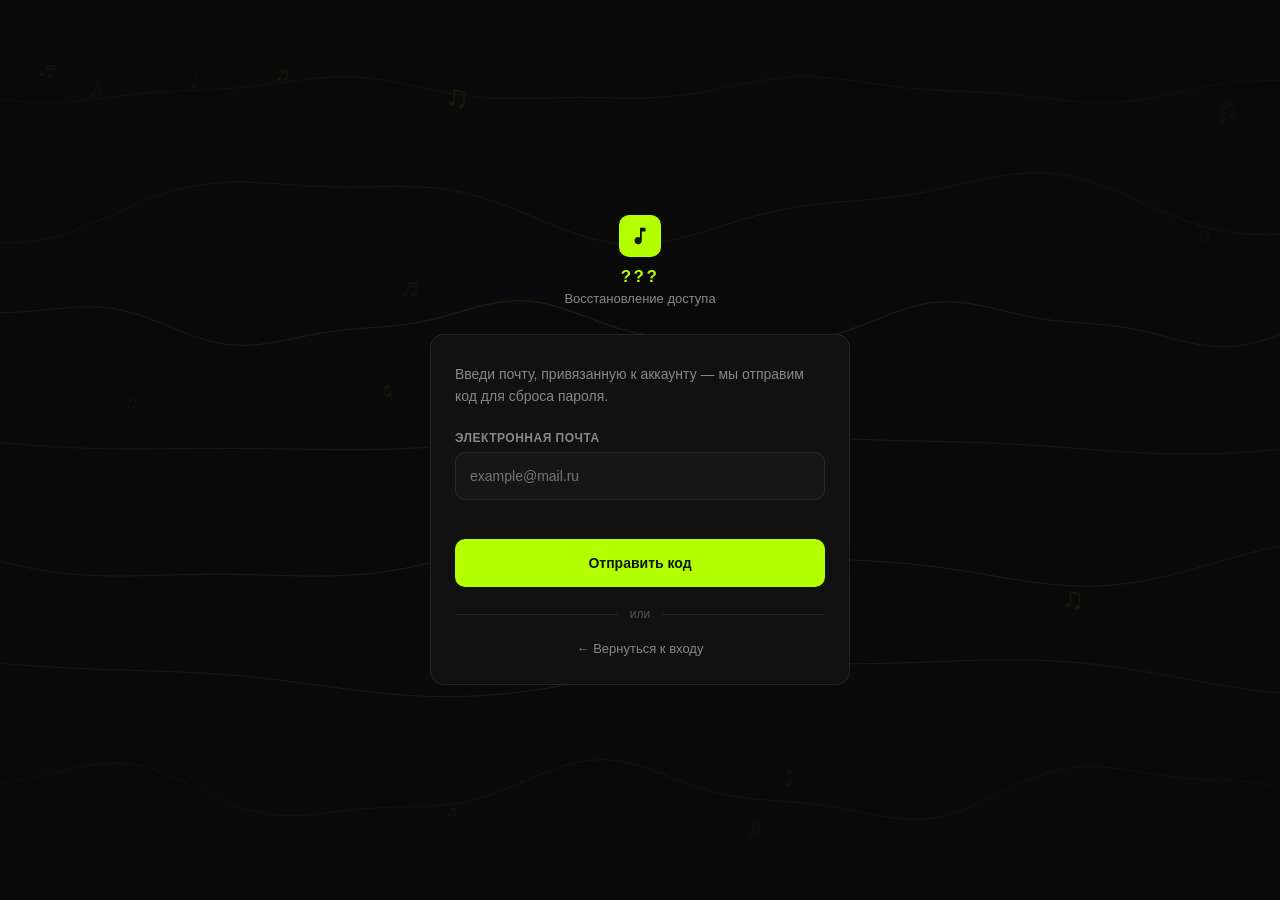
<file: static/forgot.html>
<!DOCTYPE html>
<html lang="ru">
<head>
  <meta charset="UTF-8"/>
  <meta name="viewport" content="width=device-width, initial-scale=1.0"/>
  <title>Восстановление пароля</title>
  <style>
    * {
      margin: 0;
      padding: 0;
      box-sizing: border-box;
    }

    body {
      font-family: -apple-system, BlinkMacSystemFont, 'Segoe UI', sans-serif;
      background: #0a0a0a;
      color: #f0f0f0;
      min-height: 100vh;
      display: flex;
      align-items: center;
      justify-content: center;
      padding: 24px 16px;
      position: relative;
      overflow: hidden;
    }

    #bg-canvas {
      position: fixed;
      inset: 0;
      width: 100%;
      height: 100%;
      pointer-events: none;
      z-index: 0;
    }

    body::after {
      content: '';
      position: fixed;
      inset: 0;
      background: radial-gradient(ellipse 60% 70% at 50% 50%, transparent 20%, rgba(10,10,10,.55) 100%);
      pointer-events: none;
      z-index: 0;
    }

    .auth-wrap {
      position: relative;
      z-index: 1;
      width: 100%;
      max-width: 420px;
    }

    .auth-header {
      text-align: center;
      margin-bottom: 28px;
    }

    .logo-mark {
      display: inline-flex;
      align-items: center;
      justify-content: center;
      width: 42px;
      height: 42px;
      background: #b3ff00;
      border-radius: 10px;
      margin: 0 auto;
    }

    .logo-mark svg {
      width: 22px;
      height: 22px;
      fill: #0a1800;
    }

    .auth-header h1 {
      font-size: 17px;
      letter-spacing: 2.5px;
      text-transform: uppercase;
      font-weight: 800;
      margin-top: 10px;
    }

    .logo-text-accent {
      color: #b3ff00;
    }

    .auth-header p {
      font-size: 13px;
      color: #888888;
      margin-top: 4px;
    }

    .card {
      background: #111111;
      border: 1px solid rgba(255,255,255,.08);
      border-radius: 14px;
      padding: 28px 24px;
    }

    .field-label {
      display: block;
      font-size: 12px;
      font-weight: 600;
      color: #888888;
      letter-spacing: .5px;
      text-transform: uppercase;
      margin-bottom: 7px;
    }

    .input {
      width: 100%;
      height: 48px;
      padding: 0 14px;
      background: #161616;
      border: 1.5px solid rgba(255,255,255,.08);
      border-radius: 10px;
      color: #f0f0f0;
      font-size: 14px;
      font-family: inherit;
      outline: none;
      transition: border-color .15s;
    }

    .input:focus {
      border-color: rgba(179,255,0,.6);
      box-shadow: 0 0 0 3px rgba(179,255,0,.12);
    }

    .input.error {
      border-color: #ff4d4d;
      background: rgba(255,77,77,.08);
    }

    .input.valid {
      border-color: rgba(179,255,0,.4);
    }

    .field-msg {
      font-size: 12px;
      margin-top: 5px;
      min-height: 16px;
      display: block;
    }

    .field-msg.err {
      color: #ff4d4d;
    }

    .btn {
      display: inline-flex;
      align-items: center;
      justify-content: center;
      gap: 8px;
      height: 48px;
      padding: 0 24px;
      background: #b3ff00;
      color: #0a1800;
      font-size: 14px;
      font-weight: 700;
      border: none;
      border-radius: 10px;
      cursor: pointer;
      font-family: inherit;
      transition: background .15s, transform .1s;
      width: 100%;
    }

    .btn:hover:not(:disabled) {
      background: #8acc00;
    }

    .btn:disabled {
      background: #222222;
      color: #555555;
      cursor: not-allowed;
    }

    .spinner {
      width: 16px;
      height: 16px;
      border: 2px solid #0a1800;
      border-top-color: transparent;
      border-radius: 50%;
      animation: spin .7s linear infinite;
      display: none;
    }

    @keyframes spin {
      to { transform: rotate(360deg); }
    }

    .divider {
      display: flex;
      align-items: center;
      gap: 12px;
      font-size: 12px;
      color: #555555;
      margin: 20px 0;
    }

    .divider::before,
    .divider::after {
      content: '';
      flex: 1;
      height: 1px;
      background: rgba(255,255,255,.08);
    }

    .toast {
      position: fixed;
      bottom: 28px;
      left: 50%;
      transform: translateX(-50%) translateY(80px);
      background: #1a1a1a;
      border: 1px solid rgba(255,255,255,.08);
      color: #f0f0f0;
      padding: 12px 20px;
      border-radius: 10px;
      font-size: 13px;
      font-weight: 500;
      transition: transform .28s cubic-bezier(.34,1.56,.64,1);
      white-space: nowrap;
      z-index: 1000;
    }

    .toast.show {
      transform: translateX(-50%) translateY(0);
    }

    .toast.success {
      border-color: rgba(179,255,0,.4);
      color: #b3ff00;
    }

    .toast.error {
      border-color: rgba(255,77,77,.4);
      color: #ff4d4d;
    }
  </style>
</head>
<body>

<canvas id="bg-canvas"></canvas>

<div class="auth-wrap">
  <div class="auth-header">
    <div class="logo-mark">
      <svg viewBox="0 0 24 24"><path d="M12 3v10.55A4 4 0 1 0 14 17V7h4V3h-6z"/></svg>
    </div>
    <h1><span class="logo-text-accent">???</span></h1>
    <p>Восстановление доступа</p>
  </div>

  <div class="card">
    <div id="step1">
      <p style="font-size:14px;color:#888888;margin-bottom:24px;line-height:1.6">
        Введи почту, привязанную к аккаунту — мы отправим код для сброса пароля.
      </p>
      <div style="margin-bottom:18px">
        <label class="field-label" for="email">Электронная почта</label>
        <input class="input" type="email" id="email" placeholder="example@mail.ru" autocomplete="email"/>
        <span class="field-msg" id="email-msg"></span>
      </div>
      <button class="btn" id="sendBtn">
        <span class="spinner" id="spin1"></span>
        <span id="btn1-text">Отправить код</span>
      </button>
    </div>

    <div id="step2" style="display:none">
      <p style="font-size:14px;color:#888888;margin-bottom:6px;line-height:1.6">Код отправлен на</p>
      <p style="font-size:14px;font-weight:700;color:#b3ff00;margin-bottom:20px" id="emailShow">—</p>

      <div style="margin-bottom:18px">
        <label class="field-label" for="code">Код подтверждения</label>
        <input class="input" type="text" id="code" placeholder="6-значный код" maxlength="6" inputmode="numeric"/>
        <span class="field-msg" id="code-msg"></span>
      </div>

      <div style="margin-bottom:18px">
        <label class="field-label" for="newpass">Новый пароль</label>
        <div style="position:relative">
          <input class="input" type="password" id="newpass" placeholder="не менее 8 символов" autocomplete="new-password" style="padding-right:44px"/>
          <button type="button" id="togglePass" style="position:absolute;right:12px;top:50%;transform:translateY(-50%);background:none;border:none;cursor:pointer;color:#555555;padding:0;display:flex" aria-label="Показать пароль">
            <svg id="eyeIcon" width="18" height="18" viewBox="0 0 24 24" fill="none" stroke="currentColor" stroke-width="2">
              <path d="M1 12s4-8 11-8 11 8 11 8-4 8-11 8-11-8-11-8z"/>
              <circle cx="12" cy="12" r="3"/>
            </svg>
          </button>
        </div>
        <span class="field-msg" id="pass-msg"></span>
      </div>

      <button class="btn" id="resetBtn">
        <span class="spinner" id="spin2"></span>
        <span id="btn2-text">Сменить пароль</span>
      </button>
    </div>

    <div class="divider">или</div>
    <p style="text-align:center;font-size:13px;color:#888888">
      <a href="login.html" style="color:#888888;text-decoration:none;" onmouseover="this.style.color='#b3ff00'" onmouseout="this.style.color='#888888'">← Вернуться к входу</a>
    </p>
  </div>
</div>

<div class="toast" id="toast"></div>

<script>
  (function() {
    const canvas = document.getElementById('bg-canvas');
    const ctx = canvas.getContext('2d');
    const NOTE_CHARS = ['♪','♫','♩','♬','♭','♮'];
    const notes = [];
    function resize() { canvas.width = window.innerWidth; canvas.height = window.innerHeight; }
    resize();
    window.addEventListener('resize', resize);
    function spawnNote() {
      notes.push({ char: NOTE_CHARS[Math.floor(Math.random()*NOTE_CHARS.length)], x: Math.random()*window.innerWidth, y: window.innerHeight+30, size: 14+Math.random()*26, speed: 0.25+Math.random()*0.55, drift: (Math.random()-0.5)*0.4, rot: (Math.random()-0.5)*0.6, angle: (Math.random()-0.5)*0.5, alpha: 0.06+Math.random()*0.1, life: 0 });
    }
    for(let i=0;i<18;i++){spawnNote();notes[notes.length-1].y=Math.random()*window.innerHeight;}
    const waves=Array.from({length:7},(_,i)=>({yRatio:0.1+i*0.13,amp:10+Math.random()*22,freq:0.006+Math.random()*0.008,speed:0.18+Math.random()*0.35,phase:Math.random()*Math.PI*2,alpha:0.045+Math.random()*0.07,width:0.8+Math.random()*0.4}));
    let spawnTimer=0;
    function draw(ts){
      const W=canvas.width,H=canvas.height,t=ts*0.001;
      ctx.clearRect(0,0,W,H);
      waves.forEach(w=>{ctx.beginPath();const baseY=H*w.yRatio;for(let x=0;x<=W;x+=2){const y=baseY+Math.sin(x*w.freq+t*w.speed+w.phase)*w.amp+Math.sin(x*w.freq*2.3+t*w.speed*1.7)*w.amp*0.3;x===0?ctx.moveTo(x,y):ctx.lineTo(x,y);}ctx.strokeStyle=`rgba(179,255,0,${w.alpha})`;ctx.lineWidth=w.width;ctx.stroke();});
      spawnTimer+=0.016;
      if(spawnTimer>1.8&&notes.length<30){spawnNote();spawnTimer=0;}
      for(let i=notes.length-1;i>=0;i--){const n=notes[i];n.y-=n.speed;n.x+=n.drift;n.angle+=n.rot*0.008;n.life+=0.016;let a=n.alpha;if(n.life<1.5)a*=n.life/1.5;if(n.y<80)a*=Math.max(0,n.y/80);ctx.save();ctx.translate(n.x,n.y);ctx.rotate(n.angle);ctx.font=`${n.size}px serif`;ctx.fillStyle=`rgba(179,255,0,${a})`;ctx.fillText(n.char,0,0);ctx.restore();if(n.y<-40)notes.splice(i,1);}
      requestAnimationFrame(draw);
    }
    requestAnimationFrame(draw);
  })();

  const $ = id => document.getElementById(id);
  function msg(id,text,type){const el=$(id);el.textContent=text;el.className='field-msg'+(type?' '+type:'');}
  function setState(inp,s){inp.classList.remove('error','valid');if(s)inp.classList.add(s);}
  let toastT;
  function toast(text,type=''){clearTimeout(toastT);const el=$('toast');el.textContent=text;el.className='toast show '+type;toastT=setTimeout(()=>el.className='toast',3500);}

  $('sendBtn').addEventListener('click',async()=>{
    const email=$('email').value.trim();
    if(!/^[^\s@]+@[^\s@]+\.[^\s@]+$/.test(email)){setState($('email'),'error');msg('email-msg','Введи корректный адрес почты','err');return;}
    setState($('email'),'valid');msg('email-msg','');
    $('sendBtn').disabled=true;$('spin1').style.display='block';$('btn1-text').textContent='Отправляем...';
    try{
      const res = await fetch('/api/auth/forgot', {
        method: 'POST',
        headers: {'Content-Type': 'application/json'},
        body: JSON.stringify({email})
      });
      const data = await res.json();
      if (!res.ok) throw new Error(data.error || 'Ошибка');
      $('emailShow').textContent=email;
      $('step1').style.display='none';
      $('step2').style.display='block';
      toast('Код отправлен','success');
    }catch(err){toast(err.message,'error');}
    finally{$('sendBtn').disabled=false;$('spin1').style.display='none';$('btn1-text').textContent='Отправить код';}
  });

  $('togglePass').addEventListener('click',()=>{
    const p=$('newpass');const show=p.type==='password';p.type=show?'text':'password';
    $('eyeIcon').innerHTML=show?'<path d="M17.94 17.94A10.07 10.07 0 0 1 12 20c-7 0-11-8-11-8a18.45 18.45 0 0 1 5.06-5.94"/><line x1="1" y1="1" x2="23" y2="23"/>':'<path d="M1 12s4-8 11-8 11 8 11 8-4 8-11 8-11-8-11-8z"/><circle cx="12" cy="12" r="3"/>';
  });

  $('resetBtn').addEventListener('click',async()=>{
    const email = $('emailShow').textContent;
    const code=$('code').value.trim();const pass=$('newpass').value;
    let ok=true;
    if(code.length!==6||isNaN(code)){setState($('code'),'error');msg('code-msg','Введи 6-значный код','err');ok=false;}else{setState($('code'),'valid');msg('code-msg','');}
    if(pass.length<8){setState($('newpass'),'error');msg('pass-msg','Минимум 8 символов','err');ok=false;}else{setState($('newpass'),'valid');msg('pass-msg','');}
    if(!ok)return;
    $('resetBtn').disabled=true;$('spin2').style.display='block';$('btn2-text').textContent='Сохраняем...';
    try{
      const res = await fetch('/api/auth/reset-password', {
        method: 'POST',
        headers: {'Content-Type': 'application/json'},
        body: JSON.stringify({email, code, password: pass})
      });
      const data = await res.json();
      if (!res.ok) throw new Error(data.error || 'Ошибка');
      toast('Пароль успешно изменён','success');
      setTimeout(()=>window.location.href='login.html',1500);
    }catch(err){toast(err.message,'error');}
    finally{$('resetBtn').disabled=false;$('spin2').style.display='none';$('btn2-text').textContent='Сменить пароль';}
  });
</script>
</body>
</html>
</file>
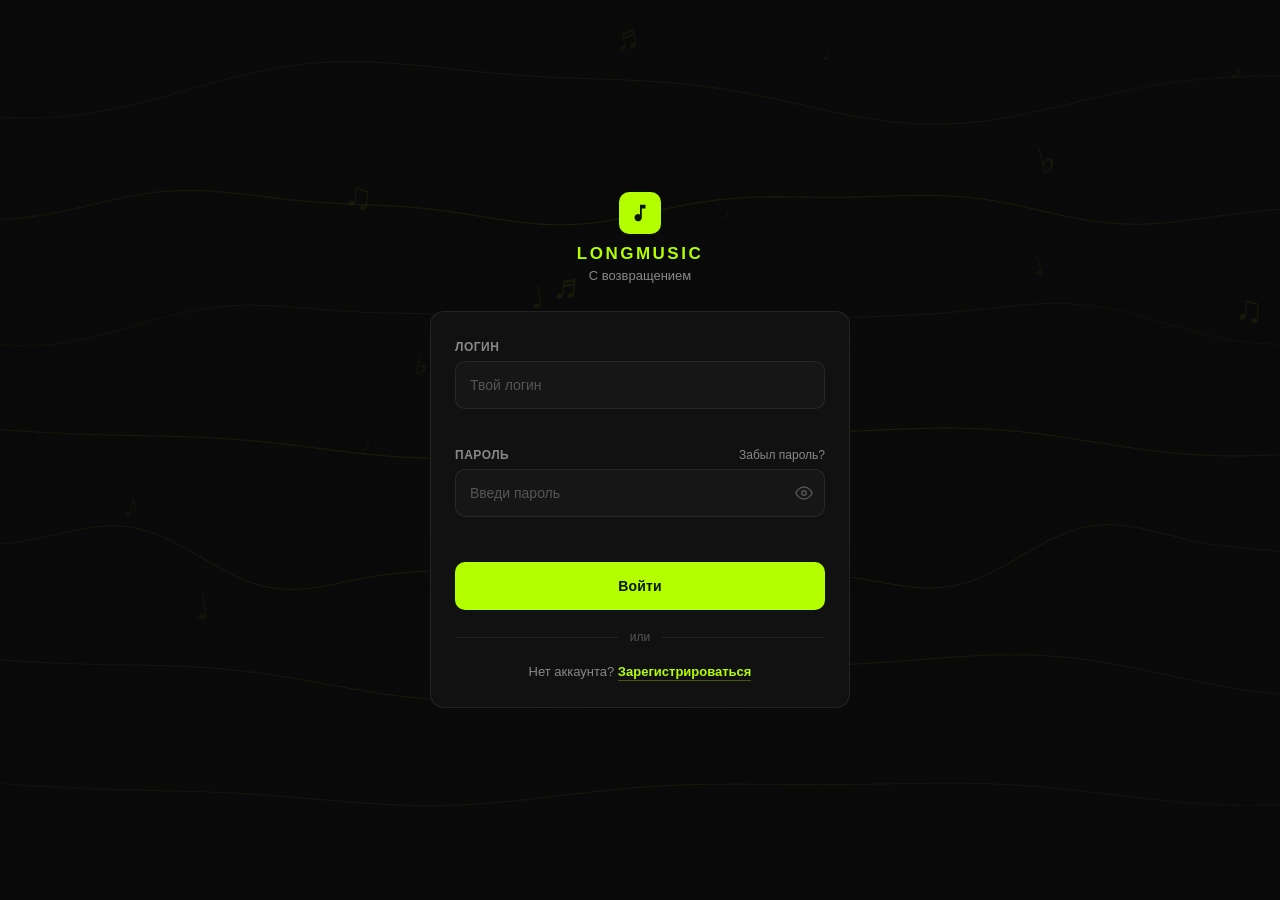
<file: static/login.html>
<!DOCTYPE html>
<html lang="ru">
<head>
  <meta charset="UTF-8"/>
  <meta name="viewport" content="width=device-width, initial-scale=1.0"/>
  <title>Войти
  </title>
  <link rel="stylesheet" href="/static/style.css"/>
  <style>
    .auth-page{position:relative;overflow:hidden;}
    #bg-canvas{position:fixed;inset:0;width:100%;height:100%;pointer-events:none;z-index:0;}
    .auth-page::after{content:'';position:fixed;inset:0;background:radial-gradient(ellipse 60% 70% at 50% 50%,transparent 20%,rgba(10,10,10,.55) 100%);pointer-events:none;z-index:0;}
    .auth-wrap{position:relative;z-index:1;}
    .auth-header h1{font-size:17px;letter-spacing:2.5px;text-transform:uppercase;font-weight:800;}
    .logo-text-accent{color:var(--accent);}
  </style>
</head>
<body class="auth-page">
<canvas id="bg-canvas"></canvas>
<div class="auth-wrap">
  <div class="auth-header">
    <div class="logo-mark" style="margin:0 auto"><svg viewBox="0 0 24 24"><path d="M12 3v10.55A4 4 0 1 0 14 17V7h4V3h-6z"/></svg></div>
    <h1><span class="logo-text-accent">LongMusic</span></h1>
    <p>С возвращением</p>
  </div>
  <div class="card">
    <form id="form" novalidate>
      <div style="margin-bottom:18px">
        <label class="field-label" for="login">Логин</label>
        <input class="input" type="text" id="login" name="login" placeholder="Твой логин" autocomplete="username"/>
        <span class="field-msg" id="login-msg"></span>
      </div>
      <div style="margin-bottom:6px">
        <div style="display:flex;justify-content:space-between;align-items:center;margin-bottom:7px">
          <label class="field-label" for="password" style="margin:0">Пароль</label>
          <a href="forgot.html" style="font-size:12px;color:var(--text-secondary);text-decoration:none;transition:color .15s" onmouseover="this.style.color='var(--accent)'" onmouseout="this.style.color='var(--text-secondary)'">Забыл пароль?</a>
        </div>
        <div style="position:relative">
          <input class="input" type="password" id="password" name="password" placeholder="Введи пароль" autocomplete="current-password" style="padding-right:44px"/>
          <button type="button" id="togglePass" style="position:absolute;right:12px;top:50%;transform:translateY(-50%);background:none;border:none;cursor:pointer;color:var(--text-hint);padding:0;display:flex" aria-label="Показать пароль">
            <svg id="eyeIcon" width="18" height="18" viewBox="0 0 24 24" fill="none" stroke="currentColor" stroke-width="2">
              <path d="M1 12s4-8 11-8 11 8 11 8-4 8-11 8-11-8-11-8z"/><circle cx="12" cy="12" r="3"/>
            </svg>
          </button>
        </div>
        <span class="field-msg" id="pass-msg"></span>
      </div>
      <button type="submit" class="btn btn-full" id="submitBtn" style="margin-top:18px">
        <span class="spinner" id="spin"></span>
        <span id="btn-text">Войти</span>
      </button>
    </form>
    <div class="divider">или</div>
    <p style="text-align:center;font-size:13px;color:var(--text-secondary)">
      Нет аккаунта?
      <a href="register.html" style="color:var(--accent);font-weight:700;text-decoration:none;border-bottom:1px solid rgba(179,255,0,.3);padding-bottom:1px">Зарегистрироваться</a>
    </p>
  </div>
</div>
<div class="toast" id="toast"></div>
<script>
  (function(){const canvas=document.getElementById('bg-canvas');const ctx=canvas.getContext('2d');const NOTE_CHARS=['♪','♫','♩','♬','♭','♮'];const notes=[];function resize(){canvas.width=window.innerWidth;canvas.height=window.innerHeight;}resize();window.addEventListener('resize',resize);function spawnNote(){notes.push({char:NOTE_CHARS[Math.floor(Math.random()*NOTE_CHARS.length)],x:Math.random()*window.innerWidth,y:window.innerHeight+30,size:14+Math.random()*26,speed:0.25+Math.random()*0.55,drift:(Math.random()-0.5)*0.4,rot:(Math.random()-0.5)*0.6,angle:(Math.random()-0.5)*0.5,alpha:0.06+Math.random()*0.1,life:0});}for(let i=0;i<18;i++){spawnNote();notes[notes.length-1].y=Math.random()*window.innerHeight;}const waves=Array.from({length:7},(_,i)=>({yRatio:0.1+i*0.13,amp:10+Math.random()*22,freq:0.006+Math.random()*0.008,speed:0.18+Math.random()*0.35,phase:Math.random()*Math.PI*2,alpha:0.045+Math.random()*0.07,width:0.8+Math.random()*0.4}));let spawnTimer=0;function draw(ts){const W=canvas.width,H=canvas.height,t=ts*0.001;ctx.clearRect(0,0,W,H);waves.forEach(w=>{ctx.beginPath();const baseY=H*w.yRatio;for(let x=0;x<=W;x+=2){const y=baseY+Math.sin(x*w.freq+t*w.speed+w.phase)*w.amp+Math.sin(x*w.freq*2.3+t*w.speed*1.7)*w.amp*0.3;x===0?ctx.moveTo(x,y):ctx.lineTo(x,y);}ctx.strokeStyle=`rgba(179,255,0,${w.alpha})`;ctx.lineWidth=w.width;ctx.stroke();});spawnTimer+=0.016;if(spawnTimer>1.8&&notes.length<30){spawnNote();spawnTimer=0;}for(let i=notes.length-1;i>=0;i--){const n=notes[i];n.y-=n.speed;n.x+=n.drift;n.angle+=n.rot*0.008;n.life+=0.016;let a=n.alpha;if(n.life<1.5)a*=n.life/1.5;if(n.y<80)a*=Math.max(0,n.y/80);ctx.save();ctx.translate(n.x,n.y);ctx.rotate(n.angle);ctx.font=`${n.size}px serif`;ctx.fillStyle=`rgba(179,255,0,${a})`;ctx.fillText(n.char,0,0);ctx.restore();if(n.y<-40)notes.splice(i,1);}requestAnimationFrame(draw);}requestAnimationFrame(draw);})();

  const $=id=>document.getElementById(id);
  const loginEl=$('login'),passEl=$('password');
  function msg(id,text,type){const el=$(id);el.textContent=text;el.className='field-msg'+(type?' '+type:'');}
  function setState(inp,s){inp.classList.remove('error','valid');if(s)inp.classList.add(s);}
  function validateLogin(){const v=loginEl.value.trim();if(!v){setState(loginEl,'');msg('login-msg','');return false;}const ok=v.length>=4;setState(loginEl,ok?'valid':'error');msg('login-msg',ok?'':'Введи логин',ok?'':'err');return ok;}
  function validatePass(){const v=passEl.value;if(!v){setState(passEl,'');msg('pass-msg','');return false;}const ok=v.length>=4;setState(passEl,ok?'valid':'error');msg('pass-msg',ok?'':'Введи пароль',ok?'':'err');return ok;}
  loginEl.addEventListener('blur',validateLogin);
  passEl.addEventListener('blur',validatePass);
  $('togglePass').addEventListener('click',()=>{const show=passEl.type==='password';passEl.type=show?'text':'password';$('eyeIcon').innerHTML=show?'<path d="M17.94 17.94A10.07 10.07 0 0 1 12 20c-7 0-11-8-11-8a18.45 18.45 0 0 1 5.06-5.94M9.9 4.24A9.12 9.12 0 0 1 12 4c7 0 11 8 11 8a18.5 18.5 0 0 1-2.16 3.19m-6.72-1.07a3 3 0 1 1-4.24-4.24"/><line x1="1" y1="1" x2="23" y2="23"/>':'<path d="M1 12s4-8 11-8 11 8 11 8-4 8-11 8-11-8-11-8z"/><circle cx="12" cy="12" r="3"/>';});

  let toastT;
  function toast(text,type=''){clearTimeout(toastT);const el=$('toast');el.textContent=text;el.className='toast show '+type;toastT=setTimeout(()=>el.className='toast',3500);}

  $('form').addEventListener('submit', async e => {
    e.preventDefault();
    if (!validateLogin() | !validatePass()) { toast('Заполни все поля', 'error'); return; }
    $('submitBtn').disabled = true;
    $('spin').style.display = 'block';
    $('btn-text').textContent = 'Входим...';
    try {
      const res = await fetch('/api/auth/login', {
        method: 'POST',
        headers: { 'Content-Type': 'application/json' },
        body: JSON.stringify({
          login: loginEl.value.trim(),
          password: passEl.value
        })
      });
      const data = await res.json();
      if (!res.ok) {
        toast('Ошибка: ' + (data.error || 'неверный логин или пароль'), 'error');
        return;
      }
      localStorage.setItem('token', data.token);
      localStorage.setItem('user', JSON.stringify(data.user));
      toast('Добро пожаловать!', 'success');
      setTimeout(() => window.location.href = 'index.html', 1400);
    } catch {
      toast('Ошибка сети', 'error');
    } finally {
      $('submitBtn').disabled = false;
      $('spin').style.display = 'none';
      $('btn-text').textContent = 'Войти';
    }
  });
</script>
</body>
</html>
</file>
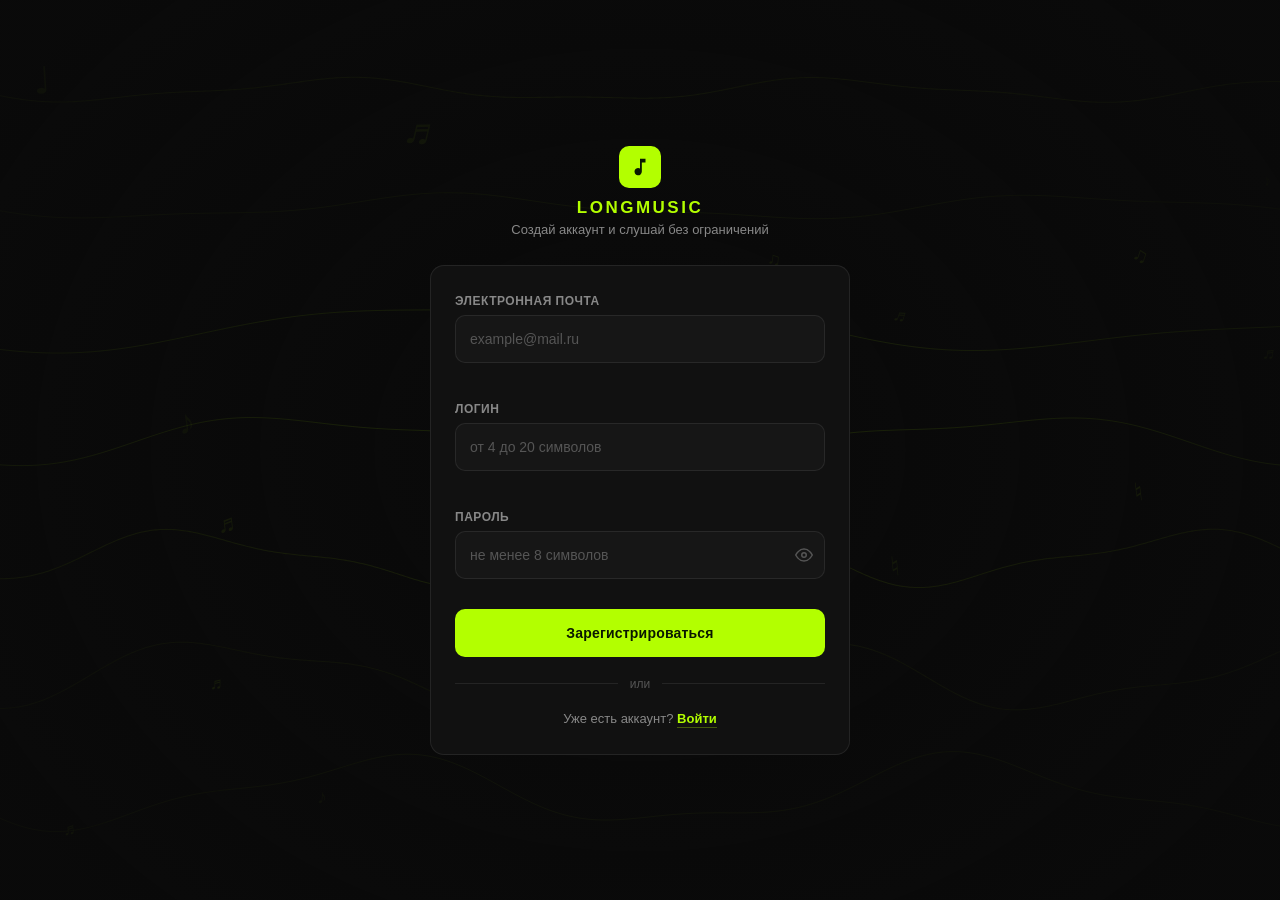
<file: static/register.html>
<!DOCTYPE html>
<html lang="ru">
<head>
  <meta charset="UTF-8"/>
  <meta name="viewport" content="width=device-width, initial-scale=1.0"/>
  <title>Регистрация LongMusic</title>
  <link rel="stylesheet" href="/static/style.css"/>
  <style>
    .auth-page { position: relative; overflow: hidden; }
    #bg-canvas { position: fixed; inset: 0; width: 100%; height: 100%; pointer-events: none; z-index: 0; }
    .auth-page::after { content: ''; position: fixed; inset: 0; background: radial-gradient(ellipse 60% 70% at 50% 50%, transparent 20%, rgba(10,10,10,.55) 100%); pointer-events: none; z-index: 0; }
    .auth-wrap { position: relative; z-index: 1; }
    .auth-header h1 { font-size: 17px; letter-spacing: 2.5px; text-transform: uppercase; font-weight: 800; }
    .logo-text-accent { color: var(--accent); }
  </style>
</head>
<body class="auth-page">
<canvas id="bg-canvas"></canvas>
<div class="auth-wrap">
  <div class="auth-header">
    <div class="logo-mark" style="margin:0 auto">
      <svg viewBox="0 0 24 24"><path d="M12 3v10.55A4 4 0 1 0 14 17V7h4V3h-6z"/></svg>
    </div>
    <h1><span class="logo-text-accent">LongMusic</span></h1>
    <p>Создай аккаунт и слушай без ограничений</p>
  </div>

  <div class="card">
    <form id="form" novalidate>
      <div style="margin-bottom:18px">
        <label class="field-label" for="email">Электронная почта</label>
        <div style="position:relative">
          <input class="input" type="email" id="email" name="email" placeholder="example@mail.ru" autocomplete="email"/>
          <span id="email-icon" style="position:absolute;right:13px;top:50%;transform:translateY(-50%);font-size:16px;pointer-events:none;display:none"></span>
        </div>
        <span class="field-msg" id="email-msg"></span>
      </div>

      <div style="margin-bottom:18px">
        <label class="field-label" for="login">Логин</label>
        <input class="input" type="text" id="login" name="login" placeholder="от 4 до 20 символов" autocomplete="username"/>
        <span class="field-msg" id="login-msg"></span>
      </div>

      <div style="margin-bottom:8px">
        <label class="field-label" for="password">Пароль</label>
        <div style="position:relative">
          <input class="input" type="password" id="password" name="password" placeholder="не менее 8 символов" autocomplete="new-password" style="padding-right:44px"/>
          <button type="button" id="togglePass" style="position:absolute;right:12px;top:50%;transform:translateY(-50%);background:none;border:none;cursor:pointer;color:var(--text-hint);padding:0;display:flex;align-items:center" aria-label="Показать пароль">
            <svg id="eyeIcon" width="18" height="18" viewBox="0 0 24 24" fill="none" stroke="currentColor" stroke-width="2">
              <path d="M1 12s4-8 11-8 11 8 11 8-4 8-11 8-11-8-11-8z"/><circle cx="12" cy="12" r="3"/>
            </svg>
          </button>
        </div>
      </div>

      <div id="pass-rules" style="display:flex;flex-wrap:wrap;gap:6px;margin-bottom:18px;display:none">
        <span class="pill" id="r-len">8+ символов</span>
        <span class="pill" id="r-upper">A–Z</span>
        <span class="pill" id="r-digit">0–9</span>
        <span class="pill" id="r-special">!@#</span>
      </div>
      <span class="field-msg" id="pass-msg"></span>

      <button type="submit" class="btn btn-full" id="submitBtn" style="margin-top:6px">
        <span class="spinner" id="spin"></span>
        <span id="btn-text">Зарегистрироваться</span>
      </button>
    </form>

    <div class="divider">или</div>
    <p style="text-align:center;font-size:13px;color:var(--text-secondary)">
      Уже есть аккаунт?
      <a href="login.html" style="color:var(--accent);font-weight:700;text-decoration:none;border-bottom:1px solid rgba(179,255,0,.3);padding-bottom:1px">Войти</a>
    </p>
  </div>
</div>
<div class="toast" id="toast"></div>

<script>
  (function(){const canvas=document.getElementById('bg-canvas');const ctx=canvas.getContext('2d');const NOTE_CHARS=['♪','♫','♩','♬','♭','♮'];const notes=[];function resize(){canvas.width=window.innerWidth;canvas.height=window.innerHeight;}resize();window.addEventListener('resize',resize);function spawnNote(){notes.push({char:NOTE_CHARS[Math.floor(Math.random()*NOTE_CHARS.length)],x:Math.random()*window.innerWidth,y:window.innerHeight+30,size:14+Math.random()*26,speed:0.25+Math.random()*0.55,drift:(Math.random()-0.5)*0.4,rot:(Math.random()-0.5)*0.6,angle:(Math.random()-0.5)*0.5,alpha:0.06+Math.random()*0.1,life:0});}for(let i=0;i<18;i++){spawnNote();notes[notes.length-1].y=Math.random()*window.innerHeight;}const waves=Array.from({length:7},(_,i)=>({yRatio:0.1+i*0.13,amp:10+Math.random()*22,freq:0.006+Math.random()*0.008,speed:0.18+Math.random()*0.35,phase:Math.random()*Math.PI*2,alpha:0.045+Math.random()*0.07,width:0.8+Math.random()*0.4}));let spawnTimer=0;function draw(ts){const W=canvas.width,H=canvas.height,t=ts*0.001;ctx.clearRect(0,0,W,H);waves.forEach(w=>{ctx.beginPath();const baseY=H*w.yRatio;for(let x=0;x<=W;x+=2){const y=baseY+Math.sin(x*w.freq+t*w.speed+w.phase)*w.amp+Math.sin(x*w.freq*2.3+t*w.speed*1.7)*w.amp*0.3;x===0?ctx.moveTo(x,y):ctx.lineTo(x,y);}ctx.strokeStyle=`rgba(179,255,0,${w.alpha})`;ctx.lineWidth=w.width;ctx.stroke();});spawnTimer+=0.016;if(spawnTimer>1.8&&notes.length<30){spawnNote();spawnTimer=0;}for(let i=notes.length-1;i>=0;i--){const n=notes[i];n.y-=n.speed;n.x+=n.drift;n.angle+=n.rot*0.008;n.life+=0.016;let a=n.alpha;if(n.life<1.5)a*=n.life/1.5;if(n.y<80)a*=Math.max(0,n.y/80);ctx.save();ctx.translate(n.x,n.y);ctx.rotate(n.angle);ctx.font=`${n.size}px serif`;ctx.fillStyle=`rgba(179,255,0,${a})`;ctx.fillText(n.char,0,0);ctx.restore();if(n.y<-40)notes.splice(i,1);}requestAnimationFrame(draw);}requestAnimationFrame(draw);})();

  const $=id=>document.getElementById(id);
  const emailEl=$('email'),loginEl=$('login'),passEl=$('password'),submitBtn=$('submitBtn');
  const rules={len:{el:$('r-len'),test:v=>v.length>=8},upper:{el:$('r-upper'),test:v=>/[A-Z]/.test(v)},digit:{el:$('r-digit'),test:v=>/[0-9]/.test(v)},special:{el:$('r-special'),test:v=>/[!@#$%^&*]/.test(v)}};

  function msg(id,text,type){const el=$(id);el.textContent=text;el.className='field-msg'+(type?' '+type:'');}
  function setState(input,state){input.classList.remove('error','valid');if(state)input.classList.add(state);}
  function validateEmail(){const v=emailEl.value.trim();if(!v){setState(emailEl,'');msg('email-msg','');return false;}const ok=/^[^\s@]+@[^\s@]+\.[^\s@]+$/.test(v);setState(emailEl,ok?'valid':'error');msg('email-msg',ok?'':'Введите корректный адрес почты',ok?'':'err');$('email-icon').style.display='block';$('email-icon').textContent=ok?'✓':'';$('email-icon').style.color=ok?'var(--accent)':'var(--error)';return ok;}
  function validateLogin(){const v=loginEl.value.trim();if(!v){setState(loginEl,'');msg('login-msg','');return false;}if(v.length<4){setState(loginEl,'error');msg('login-msg','Минимум 4 символа','err');return false;}if(v.length>20){setState(loginEl,'error');msg('login-msg','Максимум 20 символов','err');return false;}if(!/^[a-zA-Z0-9_]+$/.test(v)){setState(loginEl,'error');msg('login-msg','Только латиница, цифры и _','err');return false;}setState(loginEl,'valid');msg('login-msg','','ok');return true;}
  function validatePass(){const v=passEl.value;$('pass-rules').style.display=v?'flex':'none';const allOk=Object.values(rules).map(r=>{const ok=r.test(v);r.el.classList.toggle('ok',ok);return ok;}).every(Boolean);if(!v){setState(passEl,'');return false;}setState(passEl,allOk?'valid':'error');return allOk;}

  emailEl.addEventListener('blur',validateEmail);
  emailEl.addEventListener('input',()=>{if(emailEl.classList.contains('error')||emailEl.classList.contains('valid'))validateEmail();});
  loginEl.addEventListener('blur',validateLogin);
  loginEl.addEventListener('input',()=>{if(loginEl.value.length>2)validateLogin();});
  passEl.addEventListener('input',validatePass);
  $('togglePass').addEventListener('click',()=>{const show=passEl.type==='password';passEl.type=show?'text':'password';$('eyeIcon').innerHTML=show?'<path d="M17.94 17.94A10.07 10.07 0 0 1 12 20c-7 0-11-8-11-8a18.45 18.45 0 0 1 5.06-5.94M9.9 4.24A9.12 9.12 0 0 1 12 4c7 0 11 8 11 8a18.5 18.5 0 0 1-2.16 3.19m-6.72-1.07a3 3 0 1 1-4.24-4.24"/><line x1="1" y1="1" x2="23" y2="23"/>':'<path d="M1 12s4-8 11-8 11 8 11 8-4 8-11 8-11-8-11-8z"/><circle cx="12" cy="12" r="3"/>';});

  let toastT;
  function toast(text,type=''){clearTimeout(toastT);const el=$('toast');el.textContent=text;el.className='toast show '+type;toastT=setTimeout(()=>el.className='toast',3500);}

  $('form').addEventListener('submit',async e=>{
    e.preventDefault();
    const ok=validateEmail()&validateLogin()&validatePass();
    if(!ok){toast('Исправьте ошибки в форме','error');return;}
    submitBtn.disabled=true;$('spin').style.display='block';$('btn-text').textContent='Отправляем...';
    try{
      const res=await fetch('/api/auth/register',{
        method:'POST',
        headers:{'Content-Type':'application/json'},
        body:JSON.stringify({email:emailEl.value.trim(),login:loginEl.value.trim(),password:passEl.value})
      });
      const data=await res.json();
      if(!res.ok){toast('Ошибка: '+(data.error||'неизвестная ошибка'),'error');return;}
      toast('Аккаунт создан! Войдите в систему','success');
      setTimeout(()=>{window.location.href='login.html';},1200);
    }catch(err){toast('Ошибка сети','error');}
    finally{submitBtn.disabled=false;$('spin').style.display='none';$('btn-text').textContent='Зарегистрироваться';}
  });
</script>
</body>
</html>
</file>
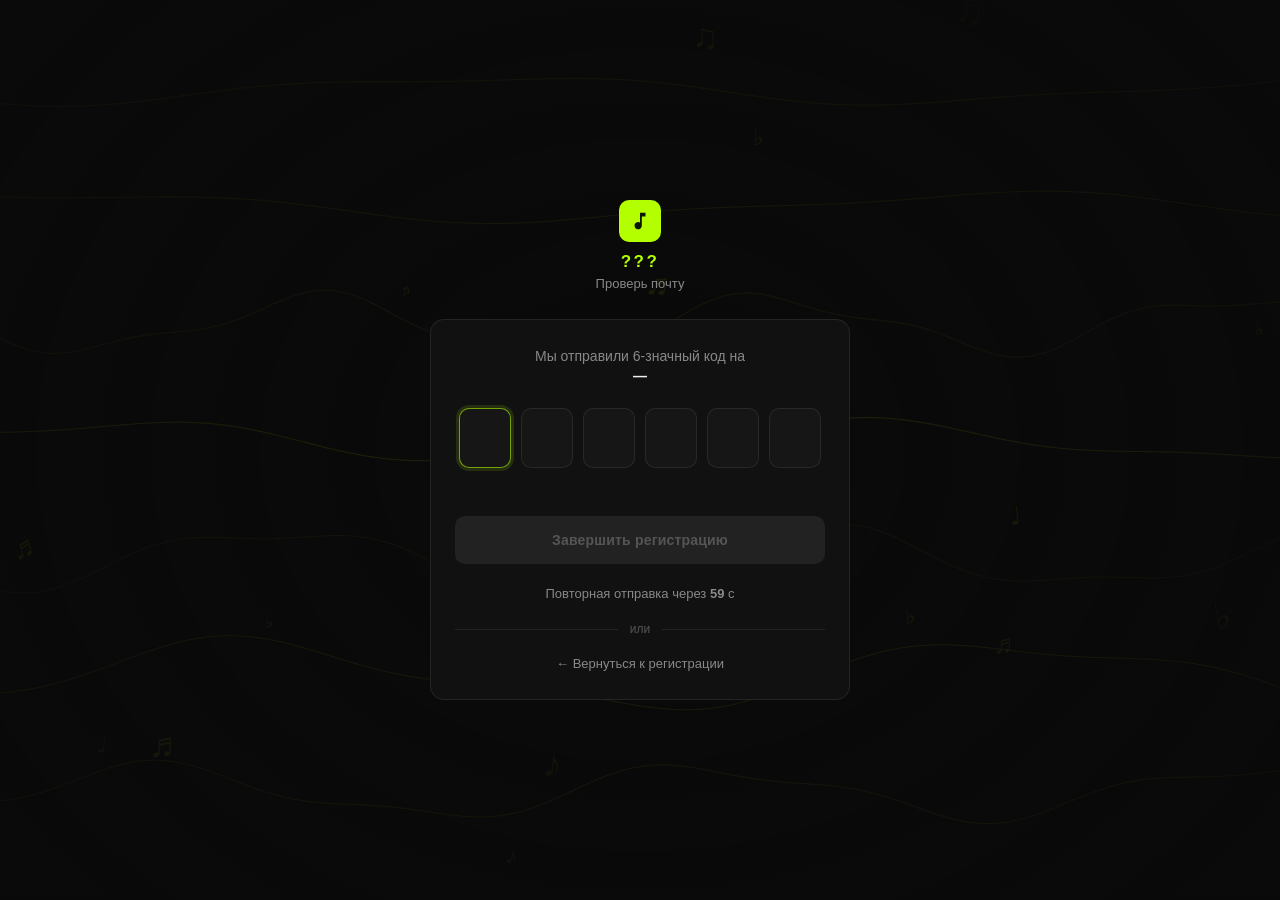
<file: static/verify.html>
<!DOCTYPE html>
<html lang="ru">
<head>
  <meta charset="UTF-8"/>
  <meta name="viewport" content="width=device-width, initial-scale=1.0"/>
  <title>Подтверждение почты</title>
  <link rel="stylesheet" href="/static/style.css"/>
  <style>
    .auth-page{position:relative;overflow:hidden;}
    #bg-canvas{position:fixed;inset:0;width:100%;height:100%;pointer-events:none;z-index:0;}
    .auth-page::after{content:'';position:fixed;inset:0;background:radial-gradient(ellipse 60% 70% at 50% 50%,transparent 20%,rgba(10,10,10,.55) 100%);pointer-events:none;z-index:0;}
    .auth-wrap{position:relative;z-index:1;}
    .auth-header h1{font-size:17px;letter-spacing:2.5px;text-transform:uppercase;font-weight:800;}
    .logo-text-accent{color:var(--accent);}
    .code-row{display:flex;gap:10px;justify-content:center;margin:24px 0;}
    .code-digit{width:52px;height:60px;background:var(--bg-input);border:1.5px solid var(--border);border-radius:var(--radius-md);color:var(--text-primary);font-size:24px;font-weight:700;text-align:center;outline:none;caret-color:var(--accent);transition:border-color .15s,box-shadow .15s;font-family:var(--font);}
    .code-digit:focus{border-color:var(--border-focus);box-shadow:0 0 0 3px var(--accent-glow);}
    .code-digit.filled{border-color:rgba(179,255,0,.4);color:var(--accent);}
    .resend-btn{background:none;border:none;cursor:pointer;font-size:13px;color:var(--accent);font-weight:600;font-family:var(--font);padding:0;transition:opacity .15s;}
    .resend-btn:disabled{color:var(--text-hint);cursor:not-allowed;}
    .timer{font-size:13px;color:var(--text-secondary);}
  </style>
</head>
<body class="auth-page">
<canvas id="bg-canvas"></canvas>
<div class="auth-wrap">
  <div class="auth-header">
    <div class="logo-mark" style="margin:0 auto"><svg viewBox="0 0 24 24"><path d="M12 3v10.55A4 4 0 1 0 14 17V7h4V3h-6z"/></svg></div>
    <h1><span class="logo-text-accent">???</span></h1>
    <p>Проверь почту</p>
  </div>
  <div class="card">
    <p style="text-align:center;font-size:14px;color:var(--text-secondary);margin-bottom:4px">Мы отправили 6-значный код на</p>
    <p style="text-align:center;font-size:14px;font-weight:700;color:var(--text-primary)" id="emailDisplay">—</p>
    <div class="code-row" id="codeRow">
      <input class="code-digit" maxlength="1" inputmode="numeric" pattern="[0-9]" type="text"/>
      <input class="code-digit" maxlength="1" inputmode="numeric" pattern="[0-9]" type="text"/>
      <input class="code-digit" maxlength="1" inputmode="numeric" pattern="[0-9]" type="text"/>
      <input class="code-digit" maxlength="1" inputmode="numeric" pattern="[0-9]" type="text"/>
      <input class="code-digit" maxlength="1" inputmode="numeric" pattern="[0-9]" type="text"/>
      <input class="code-digit" maxlength="1" inputmode="numeric" pattern="[0-9]" type="text"/>
    </div>
    <span class="field-msg err" id="code-msg" style="text-align:center;display:block"></span>
    <button class="btn btn-full" id="submitBtn" disabled style="margin-top:8px">
      <span class="spinner" id="spin"></span>
      <span id="btn-text">Завершить регистрацию</span>
    </button>
    <div style="text-align:center;margin-top:20px">
      <span class="timer" id="timer">Повторная отправка через <b id="countdown">60</b> с</span>
      <button class="resend-btn" id="resendBtn" disabled style="display:none">Отправить код снова</button>
    </div>
    <div class="divider">или</div>
    <p style="text-align:center;font-size:13px;color:var(--text-secondary)">
      <a href="register.html" style="color:var(--text-secondary);text-decoration:none;transition:color .15s" onmouseover="this.style.color='var(--accent)'" onmouseout="this.style.color='var(--text-secondary)'">← Вернуться к регистрации</a>
    </p>
  </div>
</div>
<div class="toast" id="toast"></div>
<script>
  (function(){const canvas=document.getElementById('bg-canvas');const ctx=canvas.getContext('2d');const NOTE_CHARS=['♪','♫','♩','♬','♭','♮'];const notes=[];function resize(){canvas.width=window.innerWidth;canvas.height=window.innerHeight;}resize();window.addEventListener('resize',resize);function spawnNote(){notes.push({char:NOTE_CHARS[Math.floor(Math.random()*NOTE_CHARS.length)],x:Math.random()*window.innerWidth,y:window.innerHeight+30,size:14+Math.random()*26,speed:0.25+Math.random()*0.55,drift:(Math.random()-0.5)*0.4,rot:(Math.random()-0.5)*0.6,angle:(Math.random()-0.5)*0.5,alpha:0.06+Math.random()*0.1,life:0});}for(let i=0;i<18;i++){spawnNote();notes[notes.length-1].y=Math.random()*window.innerHeight;}const waves=Array.from({length:7},(_,i)=>({yRatio:0.1+i*0.13,amp:10+Math.random()*22,freq:0.006+Math.random()*0.008,speed:0.18+Math.random()*0.35,phase:Math.random()*Math.PI*2,alpha:0.045+Math.random()*0.07,width:0.8+Math.random()*0.4}));let spawnTimer=0;function draw(ts){const W=canvas.width,H=canvas.height,t=ts*0.001;ctx.clearRect(0,0,W,H);waves.forEach(w=>{ctx.beginPath();const baseY=H*w.yRatio;for(let x=0;x<=W;x+=2){const y=baseY+Math.sin(x*w.freq+t*w.speed+w.phase)*w.amp+Math.sin(x*w.freq*2.3+t*w.speed*1.7)*w.amp*0.3;x===0?ctx.moveTo(x,y):ctx.lineTo(x,y);}ctx.strokeStyle=`rgba(179,255,0,${w.alpha})`;ctx.lineWidth=w.width;ctx.stroke();});spawnTimer+=0.016;if(spawnTimer>1.8&&notes.length<30){spawnNote();spawnTimer=0;}for(let i=notes.length-1;i>=0;i--){const n=notes[i];n.y-=n.speed;n.x+=n.drift;n.angle+=n.rot*0.008;n.life+=0.016;let a=n.alpha;if(n.life<1.5)a*=n.life/1.5;if(n.y<80)a*=Math.max(0,n.y/80);ctx.save();ctx.translate(n.x,n.y);ctx.rotate(n.angle);ctx.font=`${n.size}px serif`;ctx.fillStyle=`rgba(179,255,0,${a})`;ctx.fillText(n.char,0,0);ctx.restore();if(n.y<-40)notes.splice(i,1);}requestAnimationFrame(draw);}requestAnimationFrame(draw);})();

  const $=id=>document.getElementById(id);
  const digits=Array.from(document.querySelectorAll('.code-digit'));
  const params=new URLSearchParams(location.search);
  const email=params.get('email')||'';
  if(email)$('emailDisplay').textContent=email;

  function getCode(){return digits.map(d=>d.value).join('');}
  function checkReady(){const full=getCode().length===6;$('submitBtn').disabled=!full;digits.forEach(d=>d.classList.toggle('filled',d.value!==''));}

  digits.forEach((d,i)=>{
    d.addEventListener('input',e=>{const v=e.target.value.replace(/\D/g,'');d.value=v?v[v.length-1]:'';if(d.value&&i<5)digits[i+1].focus();checkReady();});
    d.addEventListener('keydown',e=>{if(e.key==='Backspace'&&!d.value&&i>0)digits[i-1].focus();});
    d.addEventListener('paste',e=>{e.preventDefault();const text=(e.clipboardData||window.clipboardData).getData('text').replace(/\D/g,'');text.split('').slice(0,6).forEach((ch,j)=>{if(digits[i+j]){digits[i+j].value=ch;digits[i+j].classList.add('filled');}});const next=Math.min(i+text.length,5);digits[next].focus();checkReady();});
  });
  digits[0].focus();

  let secs=60;
  const timerInterval=setInterval(()=>{secs--;$('countdown').textContent=secs;if(secs<=0){clearInterval(timerInterval);$('timer').style.display='none';$('resendBtn').style.display='inline';$('resendBtn').disabled=false;}},1000);

  let toastT;
  function toast(text,type=''){clearTimeout(toastT);const el=$('toast');el.textContent=text;el.className='toast show '+type;toastT=setTimeout(()=>el.className='toast',3500);}

  $('resendBtn').addEventListener('click',async()=>{
    $('resendBtn').disabled=true;$('resendBtn').textContent='Отправляем...';
    try{
      const res=await fetch('/api/auth/resend-code',{method:'POST',headers:{'Content-Type':'application/json'},body:JSON.stringify({email})});
      const data=await res.json();
      toast(res.ok?'Код отправлен повторно':('Ошибка: '+data.error),res.ok?'success':'error');
    }catch{toast('Ошибка сети','error');}
    $('resendBtn').textContent='Отправить код снова';$('resendBtn').disabled=false;
  });

  $('submitBtn').addEventListener('click',async()=>{
    const code=getCode();if(code.length<6)return;
    $('submitBtn').disabled=true;$('spin').style.display='block';$('btn-text').textContent='Проверяем...';
    try{
      const res=await fetch('/api/auth/verify',{method:'POST',headers:{'Content-Type':'application/json'},body:JSON.stringify({email,code})});
      const data=await res.json();
      if(!res.ok){digits.forEach(d=>{d.value='';d.classList.remove('filled');});digits[0].focus();$('code-msg').textContent=data.error||'Неверный код';throw new Error(data.error);}
      $('code-msg').textContent='';
      localStorage.setItem('token',data.token);
      localStorage.setItem('user',JSON.stringify(data.user));
      toast('Аккаунт создан! Добро пожаловать 🎵','success');
      setTimeout(()=>window.location.href='index.html',1500);
    }catch(err){toast(err.message,'error');}
    finally{$('submitBtn').disabled=false;$('spin').style.display='none';$('btn-text').textContent='Завершить регистрацию';}
  });
</script>
</body>
</html>
</file>
<file: static/style.css>
*, *::before, *::after { box-sizing: border-box; margin: 0; padding: 0; }

:root {
  --bg-base:      #0a0a0a;
  --bg-surface:   #111111;
  --bg-elevated:  #1a1a1a;
  --bg-hover:     #222222;
  --bg-input:     #161616;

  --accent:       #b3ff00;
  --accent-dim:   #8acc00;
  --accent-text:  #0a1800;
  --accent-glow:  rgba(179,255,0,.12);

  --text-primary:   #f0f0f0;
  --text-secondary: #888888;
  --text-hint:      #555555;

  --border:       rgba(255,255,255,.08);
  --border-focus: rgba(179,255,0,.6);

  --error:        #ff4d4d;
  --error-bg:     rgba(255,77,77,.08);
  --success:      #b3ff00;

  --sidebar-w:    230px;
  --topbar-h:     60px;
  --player-h:     72px;
  --radius-sm:    6px;
  --radius-md:    10px;
  --radius-lg:    14px;
  --radius-xl:    18px;

  --font: -apple-system, BlinkMacSystemFont, 'Segoe UI', sans-serif;
}

html, body {
  font-family: var(--font);
  background: var(--bg-base);
  color: var(--text-primary);
  min-height: 100vh;
  -webkit-font-smoothing: antialiased;
}

::-webkit-scrollbar { width: 4px; }
::-webkit-scrollbar-track { background: transparent; }
::-webkit-scrollbar-thumb { background: var(--bg-hover); border-radius: 2px; }

h1 { font-size: 28px; font-weight: 700; letter-spacing: -.5px; }
h2 { font-size: 22px; font-weight: 700; letter-spacing: -.4px; }
h3 { font-size: 16px; font-weight: 600; letter-spacing: -.2px; }

.input {
  width: 100%;
  height: 48px;
  padding: 0 14px;
  background: var(--bg-input);
  border: 1.5px solid var(--border);
  border-radius: var(--radius-md);
  color: var(--text-primary);
  font-size: 14px;
  font-family: var(--font);
  outline: none;
  transition: border-color .15s, background .15s;
}
.input::placeholder { color: var(--text-hint); }
.input:focus {
  border-color: var(--border-focus);
  background: #111;
  box-shadow: 0 0 0 3px var(--accent-glow);
}
.input.error  { border-color: var(--error); background: var(--error-bg); }
.input.valid  { border-color: rgba(179,255,0,.4); }

.btn {
  display: inline-flex; align-items: center; justify-content: center; gap: 8px;
  height: 48px; padding: 0 24px;
  background: var(--accent);
  color: var(--accent-text);
  font-size: 14px; font-weight: 700;
  border: none; border-radius: var(--radius-md);
  cursor: pointer; font-family: var(--font);
  letter-spacing: .2px;
  transition: background .15s, transform .1s;
  white-space: nowrap;
}
.btn:hover:not(:disabled)  { background: var(--accent-dim); }
.btn:active:not(:disabled) { transform: scale(.98); }
.btn:disabled { background: var(--bg-hover); color: var(--text-hint); cursor: not-allowed; }

.btn-ghost {
  background: transparent;
  border: 1.5px solid var(--border);
  color: var(--text-secondary);
}
.btn-ghost:hover:not(:disabled) { background: var(--bg-hover); border-color: rgba(255,255,255,.15); color: var(--text-primary); }

.btn-full { width: 100%; }

.card {
  background: var(--bg-surface);
  border: 1px solid var(--border);
  border-radius: var(--radius-lg);
  padding: 28px 24px;
}

.field-label {
  display: block;
  font-size: 12px; font-weight: 600;
  color: var(--text-secondary);
  letter-spacing: .5px;
  text-transform: uppercase;
  margin-bottom: 7px;
}
.field-msg { font-size: 12px; margin-top: 5px; min-height: 16px; display: block; }
.field-msg.err { color: var(--error); }
.field-msg.ok  { color: var(--accent); }

.pill {
  display: inline-flex; align-items: center;
  padding: 3px 10px;
  border-radius: 20px;
  font-size: 11px; font-weight: 600;
  border: 1px solid var(--border);
  color: var(--text-hint);
  transition: all .15s;
}
.pill.ok { border-color: rgba(179,255,0,.4); color: var(--accent); background: var(--accent-glow); }

.divider {
  display: flex; align-items: center; gap: 12px;
  font-size: 12px; color: var(--text-hint);
  margin: 20px 0;
}
.divider::before, .divider::after { content: ''; flex: 1; height: 1px; background: var(--border); }

.toast {
  position: fixed; bottom: 28px; left: 50%;
  transform: translateX(-50%) translateY(80px);
  background: var(--bg-elevated);
  border: 1px solid var(--border);
  color: var(--text-primary);
  padding: 12px 20px; border-radius: var(--radius-md);
  font-size: 13px; font-weight: 500;
  transition: transform .28s cubic-bezier(.34,1.56,.64,1);
  white-space: nowrap; z-index: 1000;
  display: flex; align-items: center; gap: 8px;
}
.toast.show { transform: translateX(-50%) translateY(0); }
.toast.success { border-color: rgba(179,255,0,.4); color: var(--accent); }
.toast.error   { border-color: rgba(255,77,77,.4);  color: var(--error); }

@keyframes spin { to { transform: rotate(360deg); } }
.spinner {
  width: 16px; height: 16px;
  border: 2px solid var(--accent-text);
  border-top-color: transparent;
  border-radius: 50%;
  animation: spin .7s linear infinite;
  display: none;
}
.btn.loading .spinner { display: block; }

.logo-mark {
  display: inline-flex; align-items: center; justify-content: center;
  width: 42px; height: 42px;
  background: var(--accent);
  border-radius: 10px;
}
.logo-mark svg { width: 22px; height: 22px; fill: var(--accent-text); }

.auth-page {
  min-height: 100vh;
  display: flex; align-items: center; justify-content: center;
  padding: 24px 16px;
}
.auth-wrap { width: 100%; max-width: 420px; }
.auth-header { text-align: center; margin-bottom: 28px; }
.auth-header h1 { font-size: 15px; font-weight: 700; color: var(--text-primary); margin-top: 10px; letter-spacing: 1.5px; text-transform: uppercase; }
.auth-header p  { font-size: 13px; color: var(--text-secondary); margin-top: 4px; }

.app-layout {
  display: grid;
  grid-template-columns: var(--sidebar-w) 1fr;
  grid-template-rows: 1fr var(--player-h);
  height: 100vh;
  overflow: hidden;
}
.app-sidebar {
  grid-row: 1 / 3;
  background: var(--bg-surface);
  border-right: 1px solid var(--border);
  display: flex; flex-direction: column;
  overflow-y: auto;
}
.app-main {
  overflow-y: auto;
  background: var(--bg-base);
}
.app-player {
  grid-column: 2;
  background: var(--bg-surface);
  border-top: 1px solid var(--border);
}

.nav-logo {
  padding: 20px 18px 8px;
  display: flex; align-items: center; gap: 10px;
  font-size: 16px; font-weight: 800; letter-spacing: -.3px;
  color: var(--text-primary); text-decoration: none;
}
.nav-logo span { color: var(--accent); }
.nav-section { padding: 8px 10px; }
.nav-label { font-size: 10px; font-weight: 700; color: var(--text-hint); letter-spacing: 1px; text-transform: uppercase; padding: 6px 8px 4px; }
.nav-item {
  display: flex; align-items: center; gap: 10px;
  padding: 9px 10px; border-radius: var(--radius-sm);
  font-size: 13px; font-weight: 500;
  color: var(--text-secondary);
  cursor: pointer; text-decoration: none;
  transition: background .12s, color .12s;
}
.nav-item:hover { background: var(--bg-hover); color: var(--text-primary); }
.nav-item.active { background: var(--accent-glow); color: var(--accent); }
.nav-item svg { width: 17px; height: 17px; flex-shrink: 0; }

.topbar {
  height: var(--topbar-h);
  display: flex; align-items: center; gap: 12px;
  padding: 0 24px;
  border-bottom: 1px solid var(--border);
  position: sticky; top: 0; z-index: 10;
  background: rgba(10,10,10,.9);
  backdrop-filter: blur(12px);
}
.search-input-wrap {
  flex: 1; max-width: 360px; position: relative;
}
.search-input-wrap .icon {
  position: absolute; left: 12px; top: 50%; transform: translateY(-50%);
  color: var(--text-hint); pointer-events: none;
}
.search-input-wrap .icon svg { width: 15px; height: 15px; }
.search-input-wrap .input { padding-left: 36px; height: 38px; }

.track-grid { display: grid; grid-template-columns: repeat(auto-fill, minmax(150px, 1fr)); gap: 14px; }
.track-card {
  background: var(--bg-surface);
  border: 1px solid var(--border);
  border-radius: var(--radius-md);
  padding: 12px;
  cursor: pointer;
  transition: background .15s, border-color .15s;
  position: relative;
}
.track-card:hover { background: var(--bg-hover); border-color: rgba(255,255,255,.14); }
.track-thumb {
  width: 100%; aspect-ratio: 1;
  background: var(--bg-elevated);
  border-radius: var(--radius-sm);
  margin-bottom: 10px;
  display: flex; align-items: center; justify-content: center;
  overflow: hidden;
}
.track-thumb img { width: 100%; height: 100%; object-fit: cover; }
.track-thumb .play-overlay {
  position: absolute; inset: 0; border-radius: var(--radius-sm);
  background: rgba(0,0,0,.45);
  display: flex; align-items: center; justify-content: center;
  opacity: 0; transition: opacity .15s;
}
.track-card:hover .play-overlay { opacity: 1; }
.track-name  { font-size: 13px; font-weight: 600; white-space: nowrap; overflow: hidden; text-overflow: ellipsis; margin-bottom: 2px; }
.track-artist{ font-size: 11px; color: var(--text-secondary); white-space: nowrap; overflow: hidden; text-overflow: ellipsis; }
.track-actions { position: absolute; top: 8px; right: 8px; }
.dots-btn {
  width: 26px; height: 26px; border-radius: 50%;
  background: var(--bg-elevated); border: none;
  color: var(--text-secondary); cursor: pointer;
  display: flex; align-items: center; justify-content: center;
  opacity: 0; transition: opacity .15s;
  font-size: 14px;
}
.track-card:hover .dots-btn { opacity: 1; }

.player-bar {
  height: var(--player-h);
  display: flex; align-items: center;
  padding: 0 20px; gap: 16px;
}
.player-thumb {
  width: 44px; height: 44px; border-radius: 8px;
  background: var(--bg-elevated); flex-shrink: 0;
  display: flex; align-items: center; justify-content: center;
  overflow: hidden;
}
.player-info { min-width: 0; flex: 0 0 160px; }
.player-title  { font-size: 13px; font-weight: 600; white-space: nowrap; overflow: hidden; text-overflow: ellipsis; }
.player-artist { font-size: 11px; color: var(--text-secondary); }
.player-heart { background: none; border: none; color: var(--text-secondary); cursor: pointer; padding: 4px; margin-left: 8px; transition: color .15s; }
.player-heart:hover, .player-heart.liked { color: var(--accent); }
.player-controls { display: flex; align-items: center; gap: 6px; flex: 1; justify-content: center; }
.ctrl-btn {
  width: 32px; height: 32px; border-radius: 50%;
  background: var(--bg-elevated); border: none;
  color: var(--text-secondary); cursor: pointer;
  display: flex; align-items: center; justify-content: center;
  transition: all .15s;
}
.ctrl-btn:hover { background: var(--bg-hover); color: var(--text-primary); }
.ctrl-btn svg { width: 14px; height: 14px; }
.ctrl-play {
  width: 38px; height: 38px;
  background: var(--accent); color: var(--accent-text);
}
.ctrl-play:hover { background: var(--accent-dim); }
.ctrl-play svg { width: 16px; height: 16px; }
.player-progress { flex: 1; max-width: 240px; }
.progress-track {
  height: 3px; background: var(--bg-hover);
  border-radius: 2px; overflow: hidden; cursor: pointer;
  margin-bottom: 4px;
}
.progress-fill { height: 100%; background: var(--accent); transition: width .1s; }
.progress-times { display: flex; justify-content: space-between; font-size: 10px; color: var(--text-hint); }
.player-vol { display: flex; align-items: center; gap: 8px; flex: 0 0 120px; }
.player-vol svg { width: 15px; height: 15px; color: var(--text-secondary); flex-shrink: 0; }
.vol-slider { flex: 1; height: 3px; accent-color: var(--accent); cursor: pointer; }

@media (max-width: 768px) {
  .app-layout { grid-template-columns: 1fr; }
  .app-sidebar { display: none; }
  .app-player { grid-column: 1; }
}
@media (max-width: 480px) {
  .card { padding: 20px 16px; }
  h1 { font-size: 22px; }
}
</file>
